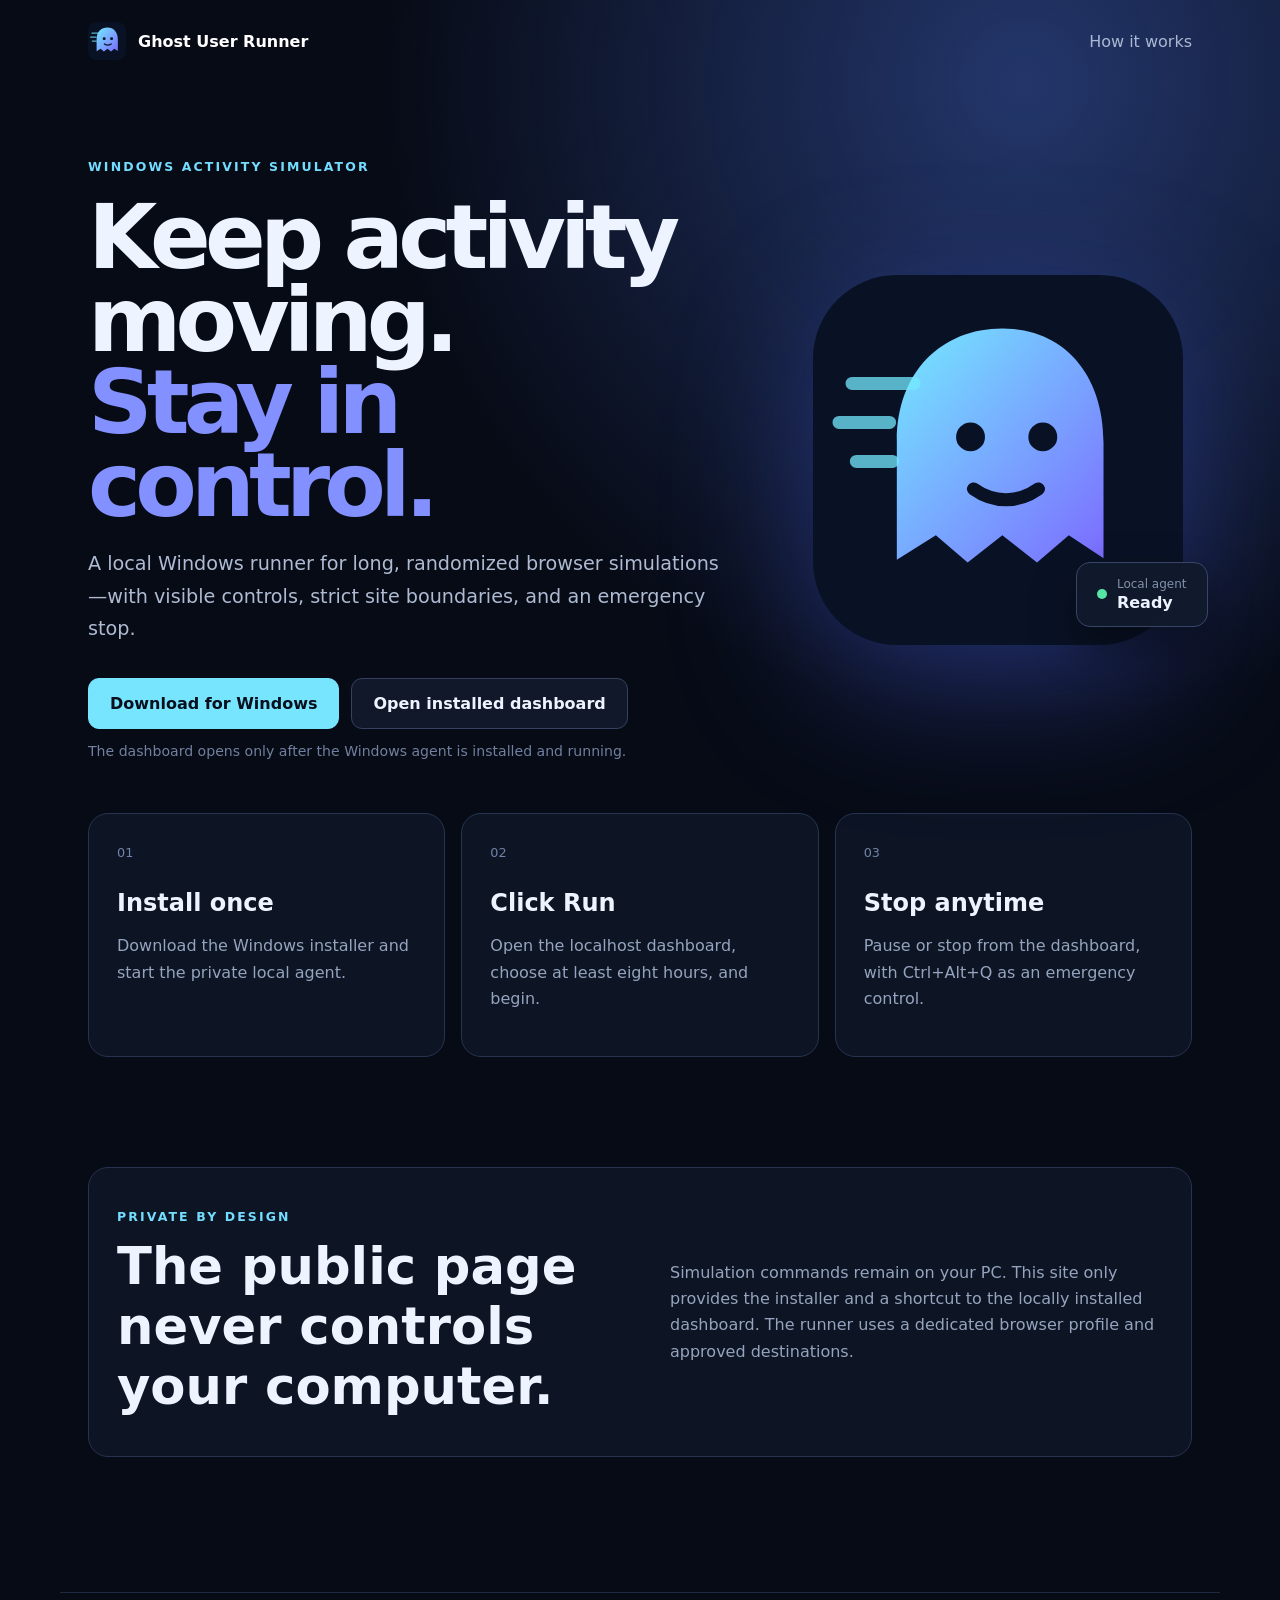
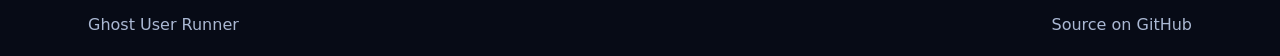
<file: index.html>
<!doctype html>
<html lang="en"><head><meta charset="utf-8"><meta name="viewport" content="width=device-width,initial-scale=1"><meta name="description" content="Run safe, randomized browser activity from a local Windows dashboard."><title>Ghost User Runner</title><link rel="icon" href="/assets/ghost-runner-icon.svg"><link rel="stylesheet" href="/site.css"></head>
<body><nav><a class="brand" href="/"><img src="/assets/ghost-runner-icon.svg" alt=""><span>Ghost User Runner</span></a><a href="#how">How it works</a></nav>
<main><section class="hero"><div class="copy"><p class="eyebrow">WINDOWS ACTIVITY SIMULATOR</p><h1>Keep activity moving.<br><span>Stay in control.</span></h1><p class="lede">A local Windows runner for long, randomized browser simulations—with visible controls, strict site boundaries, and an emergency stop.</p><div class="actions"><a class="button primary" href="https://github.com/dialpodoutsourcing-blip/runner/releases/latest/download/GhostUserRunner-Setup.exe" id="downloadButton">Download for Windows</a><a class="button secondary" href="http://localhost:5000" id="dashboardButton">Open installed dashboard</a></div><p class="note">The dashboard opens only after the Windows agent is installed and running.</p></div><div class="visual"><img src="/assets/ghost-runner-icon.svg" alt="Ghost User Runner app icon"><div class="status"><i></i><span>Local agent</span><strong>Ready</strong></div></div></section>
<section class="features"><article><span>01</span><h2>Install once</h2><p>Download the Windows installer and start the private local agent.</p></article><article><span>02</span><h2>Click Run</h2><p>Open the localhost dashboard, choose at least eight hours, and begin.</p></article><article><span>03</span><h2>Stop anytime</h2><p>Pause or stop from the dashboard, with Ctrl+Alt+Q as an emergency control.</p></article></section>
<section class="how" id="how"><div><p class="eyebrow">PRIVATE BY DESIGN</p><h2>The public page never controls your computer.</h2></div><p>Simulation commands remain on your PC. This site only provides the installer and a shortcut to the locally installed dashboard. The runner uses a dedicated browser profile and approved destinations.</p></section></main>
<footer><span>Ghost User Runner</span><a href="https://github.com/dialpodoutsourcing-blip/runner">Source on GitHub</a></footer><script src="/site.js"></script></body></html>
</file>
<file: site.css>
:root{color-scheme:dark;font-family:Inter,ui-sans-serif,system-ui,sans-serif;background:#070b16;color:#edf3ff}*{box-sizing:border-box}body{margin:0;background:radial-gradient(circle at 80% 5%,#23366b 0,transparent 34%),#070b16}a{color:inherit;text-decoration:none}nav,footer{max-width:1160px;margin:auto;padding:22px 28px;display:flex;align-items:center;justify-content:space-between;color:#aab8d3}.brand{display:flex;gap:12px;align-items:center;color:#fff;font-weight:750}.brand img{width:38px}main{max-width:1160px;margin:auto;padding:65px 28px}.hero{min-height:610px;display:grid;grid-template-columns:1.25fr .75fr;gap:70px;align-items:center}.eyebrow{color:#73dcff;font-size:.78rem;letter-spacing:.17em;font-weight:800}.copy h1{font-size:clamp(3.2rem,7vw,6.4rem);line-height:.92;letter-spacing:-.065em;margin:22px 0}.copy h1 span{color:#8291ff}.lede{max-width:680px;color:#aebbd2;font-size:1.2rem;line-height:1.7}.actions{display:flex;flex-wrap:wrap;gap:12px;margin-top:32px}.button{padding:15px 21px;border-radius:11px;font-weight:800;border:1px solid #34415f}.primary{background:#78e5ff;color:#08101e;border-color:#78e5ff}.secondary{background:#10182a}.note{font-size:.88rem;color:#71809e}.visual{position:relative;display:grid;place-items:center}.visual>img{width:min(100%,370px);filter:drop-shadow(0 40px 70px #4e69ff55)}.status{position:absolute;bottom:5%;right:-4%;display:grid;grid-template-columns:auto 1fr;gap:2px 10px;background:#111a2cf2;border:1px solid #354667;border-radius:14px;padding:14px 20px;box-shadow:0 20px 45px #0007}.status i{width:10px;height:10px;background:#55e6a5;border-radius:50%;grid-row:1/3;align-self:center}.status span{color:#8290aa;font-size:.75rem}.features{display:grid;grid-template-columns:repeat(3,1fr);gap:16px;margin:40px 0 110px}.features article,.how{border:1px solid #263450;background:#0d1424;border-radius:20px;padding:28px}.features span{color:#6f82a7;font-size:.8rem}.features h2{margin:28px 0 10px}.features p,.how>p{color:#95a4be;line-height:1.65}.how{display:grid;grid-template-columns:1fr 1fr;gap:60px;align-items:center}.how h2{font-size:clamp(2rem,4vw,3.5rem);margin:12px 0}footer{border-top:1px solid #1c2941;margin-top:70px}@media(max-width:760px){.hero{grid-template-columns:1fr;min-height:auto}.visual{order:-1}.visual>img{width:210px}.features,.how{grid-template-columns:1fr}.copy h1{font-size:3.6rem}main{padding-top:35px}}
</file>
